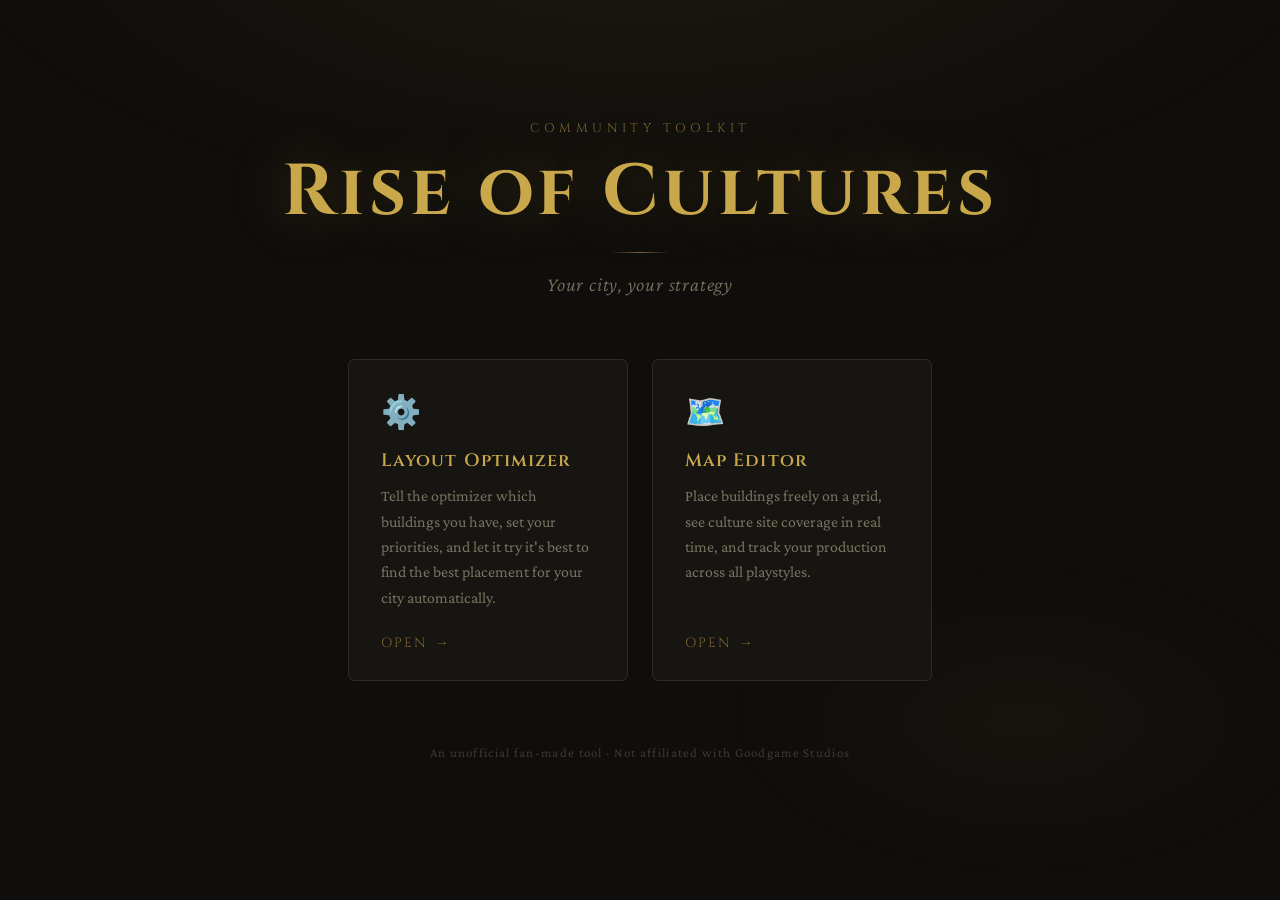
<file: index.html>
<!DOCTYPE html>
<html lang="en">
<head>
  <meta charset="UTF-8" />
  <meta name="viewport" content="width=device-width, initial-scale=1.0" />
  <title>Rise of Cultures — City Helper</title>
  <link rel="preconnect" href="https://fonts.googleapis.com" />
  <link href="https://fonts.googleapis.com/css2?family=Cinzel:wght@400;600;700&family=Crimson+Pro:ital,wght@0,300;0,400;0,600;1,300&display=swap" rel="stylesheet" />
  <style>
    :root {
      --bg:       #0f0e0c;
      --bg-card:  #161512;
      --border:   #2e2b24;
      --border-lit: #4a4535;
      --gold:     #c9a84c;
      --gold-dim: #7a6430;
      --gold-glow:rgba(201, 168, 76, 0.15);
      --text:     #e8e0cc;
      --text-dim: #7a7260;
      --text-muted: #3d3a30;
    }

    *, *::before, *::after { box-sizing: border-box; margin: 0; padding: 0; }

    html, body {
      min-height: 100vh;
      background: var(--bg);
      color: var(--text);
      font-family: 'Crimson Pro', Georgia, serif;
      font-size: 18px;
    }

    /* ── Subtle background texture ── */
    body::before {
      content: '';
      position: fixed;
      inset: 0;
      background:
        radial-gradient(ellipse 80% 50% at 50% -10%, rgba(201,168,76,0.07) 0%, transparent 70%),
        radial-gradient(ellipse 40% 30% at 80% 80%, rgba(201,168,76,0.04) 0%, transparent 60%);
      pointer-events: none;
      z-index: 0;
    }

    /* ── Layout ── */
    .page {
      position: relative;
      z-index: 1;
      min-height: 100vh;
      display: flex;
      flex-direction: column;
      align-items: center;
      justify-content: center;
      padding: 60px 24px 80px;
      gap: 64px;
    }

    /* ── Hero ── */
    .hero {
      text-align: center;
      display: flex;
      flex-direction: column;
      align-items: center;
      gap: 16px;
      animation: fadeUp 0.8s ease both;
    }

    .hero-eyebrow {
      font-family: 'Cinzel', serif;
      font-size: 0.7rem;
      letter-spacing: 0.35em;
      text-transform: uppercase;
      color: var(--gold-dim);
    }

    .hero-title {
      font-family: 'Cinzel', serif;
      font-size: clamp(2.4rem, 6vw, 4rem);
      font-weight: 700;
      color: var(--gold);
      letter-spacing: 0.06em;
      line-height: 1.1;
      text-shadow:
        0 0 60px rgba(201,168,76,0.3),
        0 0 120px rgba(201,168,76,0.1);
    }

    .hero-divider {
      width: 60px;
      height: 1px;
      background: linear-gradient(90deg, transparent, var(--gold-dim), transparent);
      margin: 4px auto;
    }

    .hero-subtitle {
      font-size: 1.1rem;
      color: var(--text-dim);
      font-weight: 300;
      letter-spacing: 0.04em;
      font-style: italic;
    }

    /* ── Cards ── */
    .cards {
      display: flex;
      gap: 24px;
      flex-wrap: wrap;
      justify-content: center;
      animation: fadeUp 0.8s 0.15s ease both;
    }

    .card {
      display: flex;
      flex-direction: column;
      background: var(--bg-card);
      border: 1px solid var(--border);
      border-radius: 6px;
      padding: 36px 32px 28px;
      width: 280px;
      text-decoration: none;
      color: inherit;
      position: relative;
      overflow: hidden;
      transition: border-color 0.25s, transform 0.25s, box-shadow 0.25s;
    }

    .card::before {
      content: '';
      position: absolute;
      inset: 0;
      background: radial-gradient(ellipse 80% 60% at 50% 0%, var(--gold-glow), transparent 70%);
      opacity: 0;
      transition: opacity 0.3s;
      pointer-events: none;
    }

    .card:hover {
      border-color: var(--gold-dim);
      transform: translateY(-4px);
      box-shadow: 0 12px 40px rgba(0,0,0,0.4), 0 0 0 1px rgba(201,168,76,0.1);
    }

    .card:hover::before { opacity: 1; }

    .card-icon {
      font-size: 1.8rem;
      margin-bottom: 20px;
      line-height: 1;
    }

    .card-title {
      font-family: 'Cinzel', serif;
      font-size: 1rem;
      font-weight: 600;
      color: var(--gold);
      letter-spacing: 0.06em;
      margin-bottom: 10px;
    }

    .card-desc {
      font-size: 0.88rem;
      color: var(--text-dim);
      line-height: 1.6;
      flex: 1;
    }

    .card-arrow {
      margin-top: 24px;
      font-size: 0.75rem;
      letter-spacing: 0.15em;
      text-transform: uppercase;
      color: var(--gold-dim);
      font-family: 'Cinzel', serif;
      display: flex;
      align-items: center;
      gap: 8px;
      transition: color 0.2s, gap 0.2s;
    }

    .card:hover .card-arrow {
      color: var(--gold);
      gap: 12px;
    }

    /* ── Footer ── */
    .footer {
      font-size: 0.72rem;
      color: var(--text-muted);
      letter-spacing: 0.1em;
      text-align: center;
      animation: fadeUp 0.8s 0.3s ease both;
    }

    /* ── Animation ── */
    @keyframes fadeUp {
      from { opacity: 0; transform: translateY(16px); }
      to   { opacity: 1; transform: translateY(0); }
    }
  </style>
</head>
<body>
  <div class="page">

    <div class="hero">
      <div class="hero-eyebrow">Community Toolkit</div>
      <h1 class="hero-title">Rise of Cultures</h1>
      <div class="hero-divider"></div>
      <p class="hero-subtitle">Your city, your strategy</p>
    </div>

    <div class="cards">

      <a class="card" href="optimizer.html">
        <div class="card-icon">⚙️</div>
        <div class="card-title">Layout Optimizer</div>
        <p class="card-desc">Tell the optimizer which buildings you have, set your priorities, and let it try it's best to find the best placement for your city automatically.</p>
        <div class="card-arrow">Open <span>→</span></div>
      </a>

      <a class="card" href="editor.html">
        <div class="card-icon">🗺️</div>
        <div class="card-title">Map Editor</div>
        <p class="card-desc">Place buildings freely on a grid, see culture site coverage in real time, and track your production across all playstyles.</p>
        <div class="card-arrow">Open <span>→</span></div>
      </a>

    </div>

    <div class="footer">An unofficial fan-made tool · Not affiliated with Goodgame Studios</div>

  </div>
</body>
</html>
</file>
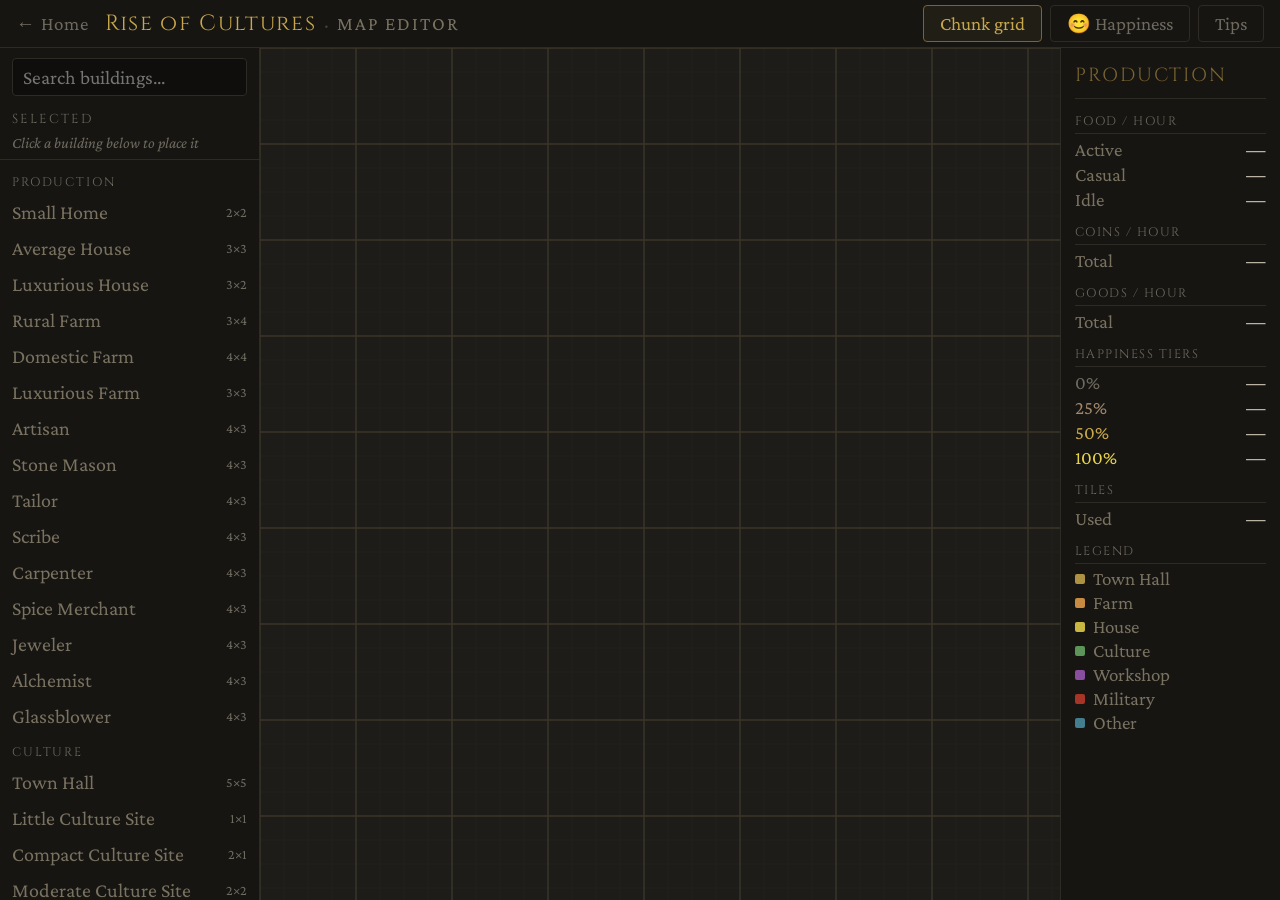
<file: editor.html>
<!DOCTYPE html>
<html lang="en">
<head>
  <meta charset="UTF-8" />
  <meta name="viewport" content="width=device-width, initial-scale=1.0" />
  <title>Rise of Cultures — Map Editor</title>
  <link rel="preconnect" href="https://fonts.googleapis.com" />
  <link href="https://fonts.googleapis.com/css2?family=Cinzel:wght@400;600&family=Crimson+Pro:ital,wght@0,300;0,400;1,300&display=swap" rel="stylesheet" />
  <link rel="stylesheet" href="editor.css" />
</head>
<body>

  <!-- Top bar -->
  <header class="editor-header">
    <a href="index.html" class="header-back">← Home</a>
    <div class="header-title">
      <span class="header-game">Rise of Cultures</span>
      <span class="header-sep">·</span>
      <span class="header-page">Map Editor</span>
    </div>
    <div class="header-toggles">
      <button class="hdr-toggle" id="toggle-chunks">Chunk grid</button>
      <button class="hdr-toggle" id="toggle-happiness">😊 Happiness</button>
      <button class="hdr-toggle" id="btn-tips">Tips</button>
    </div>
  </header>

  <div class="editor-layout">

    <!-- LEFT: building picker panel -->
    <aside class="editor-sidebar" id="editor-sidebar">
      <div class="sidebar-drag-handle" id="sidebar-handle"></div>

      <div class="sidebar-search">
        <input type="text" id="building-search" placeholder="Search buildings..." />
      </div>

      <div class="sidebar-section">
        <div class="sidebar-label">Selected</div>
        <div class="sidebar-selected-info" id="selected-info">Click a building below to place it</div>
        <div class="selected-building-card" id="selected-card" style="display:none">
          <div class="selected-card-name" id="selected-card-name"></div>
          <div class="selected-card-meta" id="selected-card-meta"></div>
          <div class="selected-card-controls">
            <label class="entry-label">Lv</label>
            <select class="entry-select" id="selected-level"></select>
            <button class="hdr-toggle" id="selected-rotate">↻ Rotate</button>
          </div>
        </div>
      </div>

      <div class="sidebar-groups" id="sidebar-groups">
        <!-- injected by JS -->
      </div>
    </aside>

    <!-- MIDDLE: canvas -->
    <main class="editor-canvas-wrapper">
      <canvas id="editor-canvas"></canvas>
    </main>

    <!-- RIGHT: production stats -->
    <aside class="editor-stats">
      <div class="stats-title">Production</div>

      <div class="stat-block">
        <div class="stat-block-label">Food / hour</div>
        <div class="stat-row">
          <span class="stat-name">Active</span>
          <span class="stat-value" id="e-food-active">—</span>
        </div>
        <div class="stat-row">
          <span class="stat-name">Casual</span>
          <span class="stat-value" id="e-food-casual">—</span>
        </div>
        <div class="stat-row">
          <span class="stat-name">Idle</span>
          <span class="stat-value" id="e-food-idle">—</span>
        </div>
      </div>

      <div class="stat-block">
        <div class="stat-block-label">Coins / hour</div>
        <div class="stat-row">
          <span class="stat-name">Total</span>
          <span class="stat-value" id="e-coins">—</span>
        </div>
      </div>

      <div class="stat-block">
        <div class="stat-block-label">Goods / hour</div>
        <div class="stat-row">
          <span class="stat-name">Total</span>
          <span class="stat-value" id="e-goods">—</span>
        </div>
      </div>

      <div class="stat-block">
        <div class="stat-block-label">Happiness tiers</div>
        <div class="stat-row">
          <span class="stat-name happiness-0">0%</span>
          <span class="stat-value" id="e-h0">—</span>
        </div>
        <div class="stat-row">
          <span class="stat-name happiness-25">25%</span>
          <span class="stat-value" id="e-h25">—</span>
        </div>
        <div class="stat-row">
          <span class="stat-name happiness-50">50%</span>
          <span class="stat-value" id="e-h50">—</span>
        </div>
        <div class="stat-row">
          <span class="stat-name happiness-100">100%</span>
          <span class="stat-value" id="e-h100">—</span>
        </div>
      </div>

      <div class="stat-block">
        <div class="stat-block-label">Tiles</div>
        <div class="stat-row">
          <span class="stat-name">Used</span>
          <span class="stat-value" id="e-tiles-used">—</span>
        </div>
      </div>

      <div class="stat-block">
        <div class="stat-block-label">Legend</div>
        <div class="legend-row"><span class="legend-swatch" style="background:#c9a84c"></span><span>Town Hall</span></div>
        <div class="legend-row"><span class="legend-swatch" style="background:#e8a04a"></span><span>Farm</span></div>
        <div class="legend-row"><span class="legend-swatch" style="background:#e8d44a"></span><span>House</span></div>
        <div class="legend-row"><span class="legend-swatch" style="background:#6aaa64"></span><span>Culture</span></div>
        <div class="legend-row"><span class="legend-swatch" style="background:#9b59b6"></span><span>Workshop</span></div>
        <div class="legend-row"><span class="legend-swatch" style="background:#c0392b"></span><span>Military</span></div>
        <div class="legend-row"><span class="legend-swatch" style="background:#4a90a4"></span><span>Other</span></div>
      </div>

    </aside>

  </div>

  <!-- Tips modal -->
  <div class="modal-backdrop" id="tips-backdrop" style="display:none">
    <div class="modal">
      <div class="modal-header">
        <span class="modal-title">How to use the Map Editor</span>
        <button class="modal-close" id="tips-close">✕</button>
      </div>
      <div class="modal-body">
        <div class="tip-group">
          <div class="tip-group-label">Placing buildings</div>
          <div class="tip-row"><span class="tip-key">Click</span><span>a building in the left panel to select it</span></div>
          <div class="tip-row"><span class="tip-key">Click canvas</span><span>to place the selected building</span></div>
          <div class="tip-row"><span class="tip-key">R</span><span>rotate the selected building before placing</span></div>
          <div class="tip-row"><span class="tip-key">Esc</span><span>deselect the current building</span></div>
        </div>
        <div class="tip-group">
          <div class="tip-group-label">Moving &amp; editing</div>
          <div class="tip-row"><span class="tip-key">Drag</span><span>a placed building to move it</span></div>
          <div class="tip-row"><span class="tip-key">Click</span><span>a placed building (without dragging) to rotate it</span></div>
          <div class="tip-row"><span class="tip-key">Right-click</span><span>a placed building to delete it</span></div>
        </div>
        <div class="tip-group">
          <div class="tip-group-label">Happiness</div>
          <div class="tip-row"><span class="tip-key">Toggle</span><span>Happiness in the header to show culture site ranges and boost %</span></div>
          <div class="tip-row"><span class="tip-key">Hover</span><span>a production building to see its happiness details</span></div>
        </div>
        <div class="tip-group">
          <div class="tip-group-label">Town Hall</div>
          <div class="tip-row"><span class="tip-key">Range &amp; pts</span><span>Set the Town Hall radius and culture points manually after placing</span></div>
        </div>
      </div>
    </div>
  </div>

  <!-- Happiness hover tooltip -->
  <div class="hap-tooltip" id="hap-tooltip" style="display:none"></div>

  <script src="js/editor.js"></script>
</body>
</html>
</file>
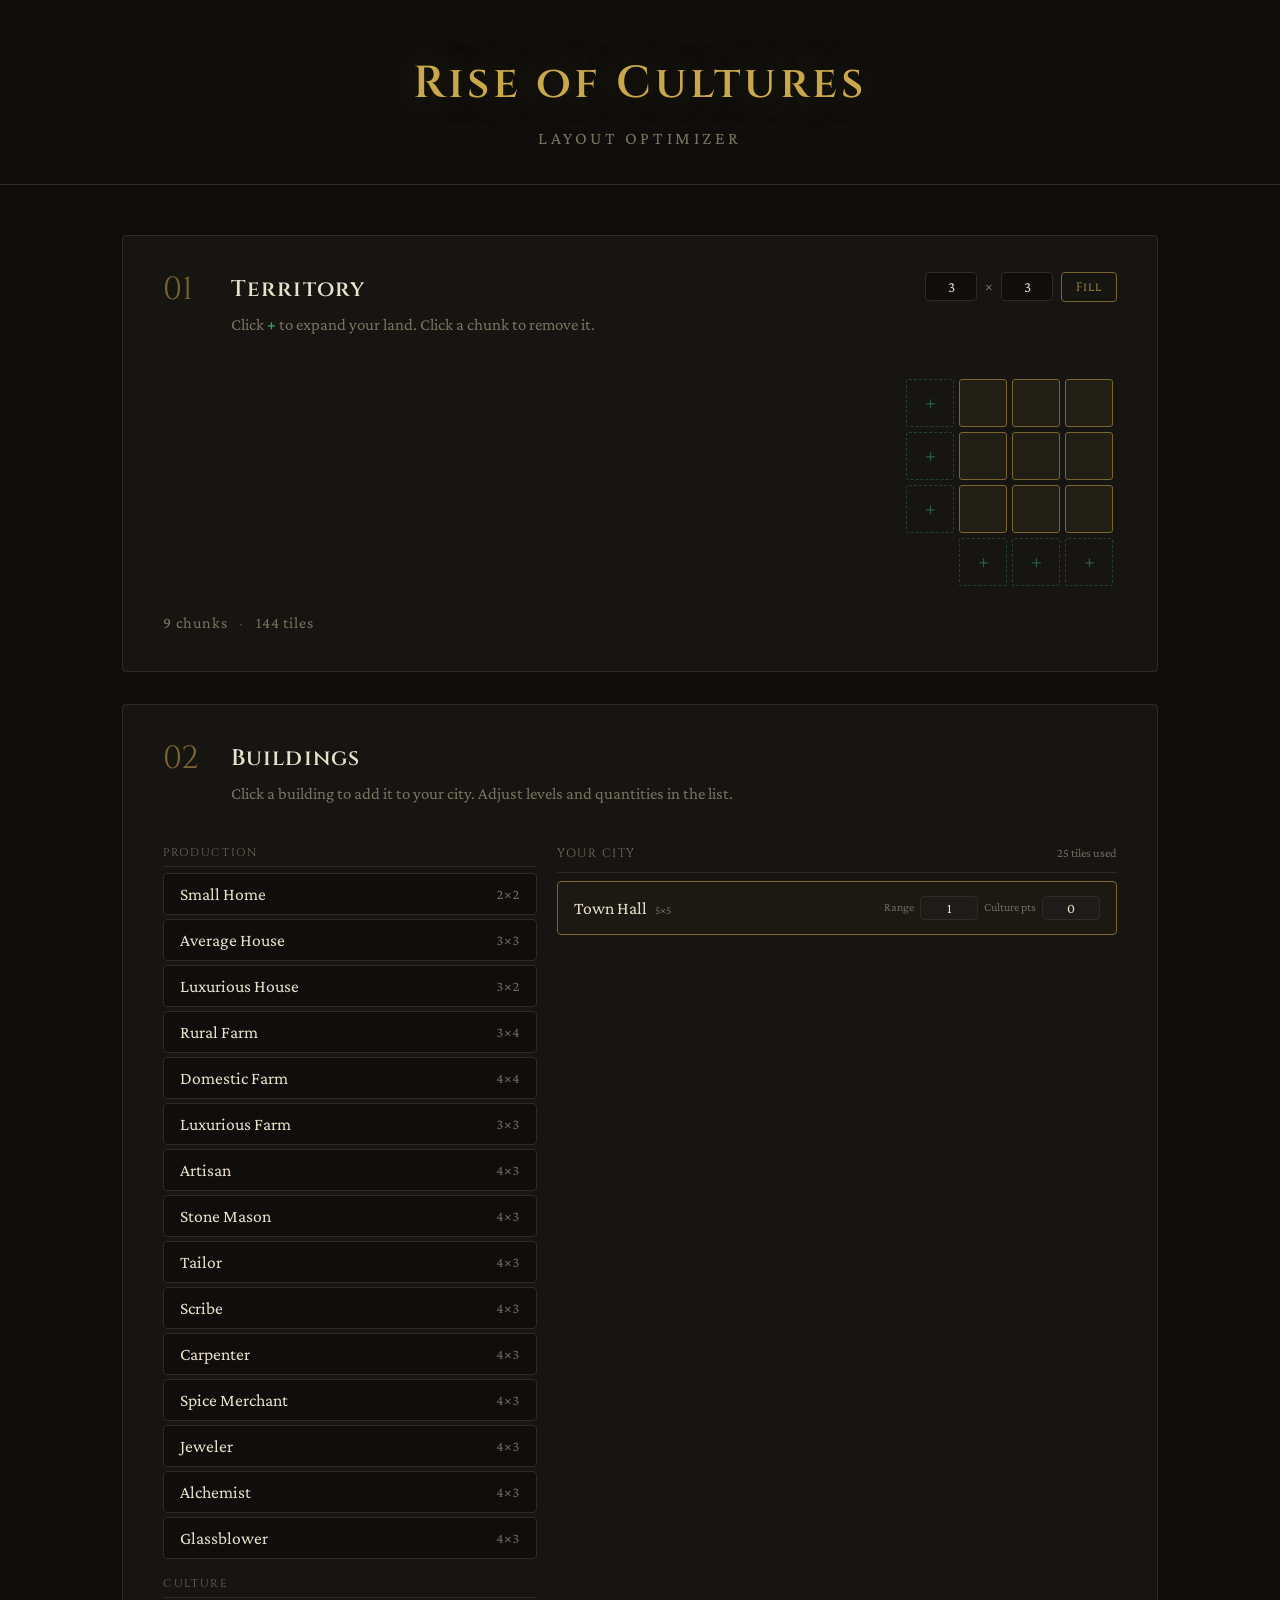
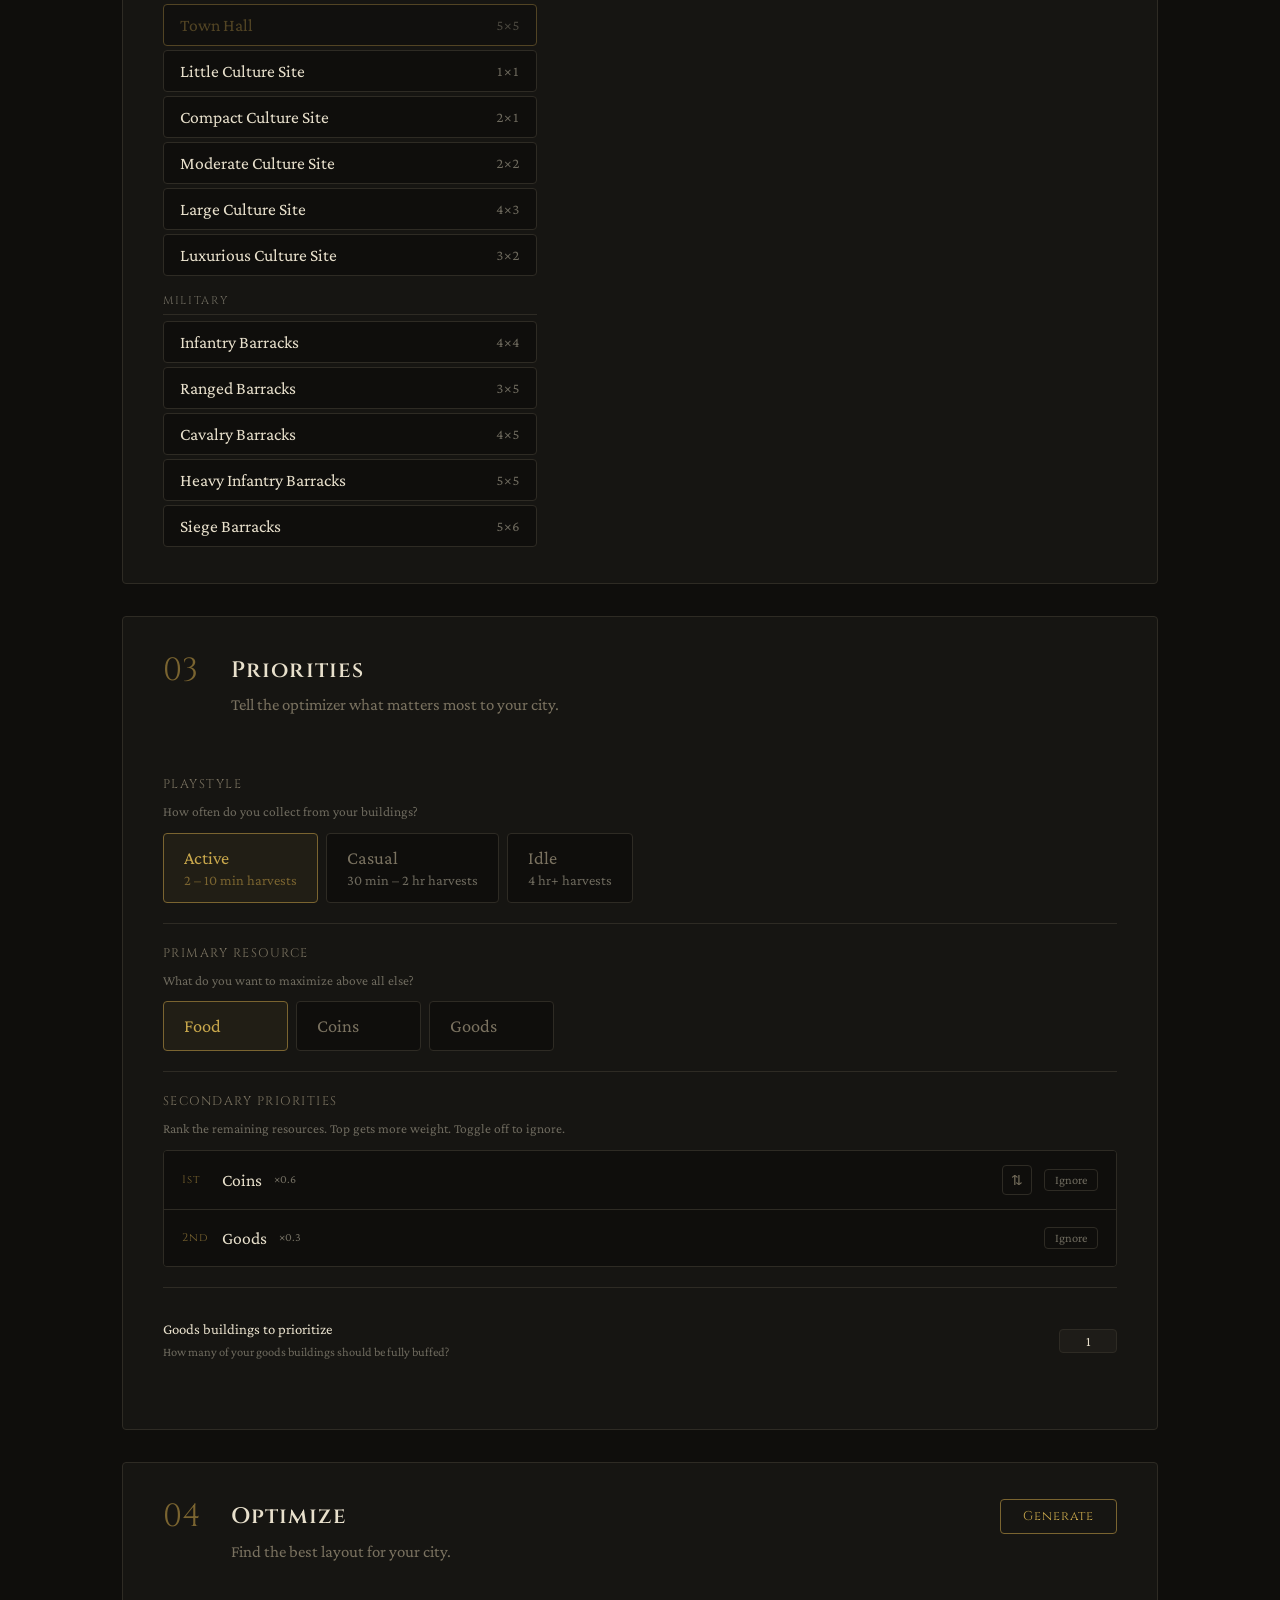
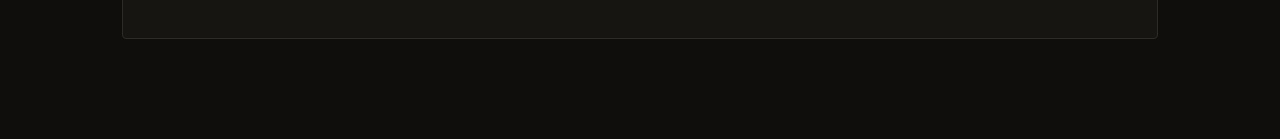
<file: optimizer.html>
<!DOCTYPE html>
<html lang="en">
<head>
  <meta charset="UTF-8" />
  <meta name="viewport" content="width=device-width, initial-scale=1.0" />
  <title>Rise of Cultures — Layout Optimizer</title>
  <link rel="preconnect" href="https://fonts.googleapis.com" />
  <link href="https://fonts.googleapis.com/css2?family=Cinzel:wght@400;600&family=Crimson+Pro:ital,wght@0,300;0,400;1,300&display=swap" rel="stylesheet" />
  <link rel="stylesheet" href="style.css" />
</head>
<body>

  <header>
    <h1>Rise of Cultures</h1>
    <p class="subtitle">Layout Optimizer</p>
  </header>

  <main>

    <!-- STEP 1: GRID SETUP -->
    <section class="step" id="step-grid">
      <div class="step-header">
        <span class="step-number">01</span>
        <div class="step-title-group">
          <h2>Territory</h2>
          <p class="step-desc">Click <span class="highlight">+</span> to expand your land. Click a chunk to remove it.</p>
        </div>
        <div class="grid-controls">
          <input type="number" id="quick-rows" min="3" max="10" value="3" />
          <span class="dim-sep">×</span>
          <input type="number" id="quick-cols" min="3" max="12" value="3" />
          <button id="quick-expand-btn">Fill</button>
        </div>
      </div>
      <div class="chunk-grid-wrapper">
        <div id="chunk-grid"></div>
      </div>
      <div class="grid-stats">
        <span id="chunk-count">9 chunks</span>
        <span class="stat-sep">·</span>
        <span id="tile-count">144 tiles</span>
      </div>
    </section>

    <!-- STEP 2: BUILDING SELECTION -->
    <section class="step" id="step-buildings">
      <div class="step-header">
        <span class="step-number">02</span>
        <div class="step-title-group">
          <h2>Buildings</h2>
          <p class="step-desc">Click a building to add it to your city. Adjust levels and quantities in the list.</p>
        </div>
      </div>
      <div class="buildings-layout">
        <div class="building-picker">
          <div class="picker-group" id="picker-production">
            <div class="picker-group-label">Production</div>
          </div>
          <div class="picker-group" id="picker-culture">
            <div class="picker-group-label">Culture</div>
          </div>
          <div class="picker-group" id="picker-military">
            <div class="picker-group-label">Military</div>
          </div>
          <div class="picker-group" id="picker-other">
            <div class="picker-group-label">Other</div>
          </div>
        </div>
        <div class="building-list-panel">
          <div class="building-list-header">
            <span class="building-list-title">Your City</span>
            <span id="building-tile-usage" class="building-tile-usage">0 tiles used</span>
          </div>
          <div id="building-list"></div>
        </div>
      </div>
    </section>

    <!-- STEP 3: PRIORITIES -->
    <section class="step" id="step-settings">
      <div class="step-header">
        <span class="step-number">03</span>
        <div class="step-title-group">
          <h2>Priorities</h2>
          <p class="step-desc">Tell the optimizer what matters most to your city.</p>
        </div>
      </div>

      <div class="priorities-layout">

        <!-- Playstyle -->
        <div class="prio-block">
          <div class="prio-label">Playstyle</div>
          <div class="prio-desc">How often do you collect from your buildings?</div>
          <div class="toggle-group" id="playstyle-group">
            <button class="toggle-btn active" data-value="active">
              <span class="toggle-btn-name">Active</span>
              <span class="toggle-btn-sub">2 – 10 min harvests</span>
            </button>
            <button class="toggle-btn" data-value="casual">
              <span class="toggle-btn-name">Casual</span>
              <span class="toggle-btn-sub">30 min – 2 hr harvests</span>
            </button>
            <button class="toggle-btn" data-value="idle">
              <span class="toggle-btn-name">Idle</span>
              <span class="toggle-btn-sub">4 hr+ harvests</span>
            </button>
          </div>
        </div>

        <div class="prio-divider"></div>

        <!-- Primary resource -->
        <div class="prio-block">
          <div class="prio-label">Primary Resource</div>
          <div class="prio-desc">What do you want to maximize above all else?</div>
          <div class="toggle-group" id="primary-group">
            <button class="toggle-btn active" data-value="food">
              <span class="toggle-btn-name">Food</span>
            </button>
            <button class="toggle-btn" data-value="coins">
              <span class="toggle-btn-name">Coins</span>
            </button>
            <button class="toggle-btn" data-value="goods">
              <span class="toggle-btn-name">Goods</span>
            </button>
          </div>
        </div>

        <div class="prio-divider"></div>

        <!-- Secondary ranking -->
        <div class="prio-block">
          <div class="prio-label">Secondary Priorities</div>
          <div class="prio-desc">Rank the remaining resources. Top gets more weight. Toggle off to ignore.</div>

          <div class="secondary-list" id="secondary-list">
            <!-- injected by JS -->
          </div>
        </div>

        <div class="prio-divider"></div>

        <!-- Extra options -->
        <div class="prio-block" id="extra-options">
          <!-- Goods count — shown when goods not ignored -->
          <div class="extra-row" id="goods-count-row">
            <div class="extra-row-info">
              <span class="extra-row-label">Goods buildings to prioritize</span>
              <span class="extra-row-desc">How many of your goods buildings should be fully buffed?</span>
            </div>
            <input type="number" class="entry-input-small" id="goods-count-input" min="1" max="20" value="1" />
          </div>

          <!-- Luxurious farm toggle — shown only if lux farm in list -->
          <div class="extra-row" id="lux-farm-row" style="display:none">
            <div class="extra-row-info">
              <span class="extra-row-label">Favor Luxurious Farm</span>
              <span class="extra-row-desc">Boost happiness priority for your Luxurious Farm.</span>
            </div>
            <button class="extra-toggle" id="lux-farm-toggle" data-active="false">Off</button>
          </div>
        </div>

      </div>
    </section>

    <!-- STEP 4: OPTIMIZE -->
    <section class="step" id="step-generate">
      <div class="step-header">
        <span class="step-number">04</span>
        <div class="step-title-group">
          <h2>Optimize</h2>
          <p class="step-desc">Find the best layout for your city.</p>
        </div>
        <button id="optimize-btn">Generate</button>
      </div>

      <!-- Progress -->
      <div id="optimize-progress" style="display:none">
        <div class="progress-bar"><div class="progress-fill" id="progress-fill"></div></div>
        <div class="progress-label" id="progress-label">Initializing...</div>
      </div>

      <!-- Results -->
      <div id="optimize-results" style="display:none">
        <div class="results-layout">

          <!-- Grid visualization -->
          <div class="result-grid-wrapper">
            <div id="result-grid"></div>
          </div>

          <!-- Stats panel -->
          <div class="result-stats">
            <div class="stat-block">
              <div class="stat-block-label">Production / hour</div>
              <div class="stat-row"><span class="stat-name">Food (active)</span><span class="stat-value" id="stat-food-active">—</span></div>
              <div class="stat-row"><span class="stat-name">Food (casual)</span><span class="stat-value" id="stat-food-casual">—</span></div>
              <div class="stat-row"><span class="stat-name">Food (idle)</span><span class="stat-value" id="stat-food-idle">—</span></div>
              <div class="stat-row"><span class="stat-name">Coins</span><span class="stat-value" id="stat-coins">—</span></div>
              <div class="stat-row"><span class="stat-name">Goods</span><span class="stat-value" id="stat-goods">—</span></div>
            </div>
            <div class="stat-block">
              <div class="stat-block-label">Tiles</div>
              <div class="stat-row"><span class="stat-name">Used</span><span class="stat-value" id="stat-tiles-used">—</span></div>
              <div class="stat-row"><span class="stat-name">Available</span><span class="stat-value" id="stat-tiles-avail">—</span></div>
            </div>
            <div class="stat-block">
              <div class="stat-block-label">Happiness tiers</div>
              <div class="stat-row"><span class="stat-name happiness-0">0% boost</span><span class="stat-value" id="stat-h0">—</span></div>
              <div class="stat-row"><span class="stat-name happiness-25">25% boost</span><span class="stat-value" id="stat-h25">—</span></div>
              <div class="stat-row"><span class="stat-name happiness-50">50% boost</span><span class="stat-value" id="stat-h50">—</span></div>
              <div class="stat-row"><span class="stat-name happiness-100">100% boost</span><span class="stat-value" id="stat-h100">—</span></div>
            </div>
            <div class="stat-block">
              <div class="stat-block-label">Legend</div>
              <div class="legend-row"><span class="legend-swatch" style="background:#c9a84c"></span><span>Town Hall</span></div>
              <div class="legend-row"><span class="legend-swatch" style="background:#e8a04a"></span><span>Farm</span></div>
              <div class="legend-row"><span class="legend-swatch" style="background:#e8d44a"></span><span>House</span></div>
              <div class="legend-row"><span class="legend-swatch" style="background:#6aaa64"></span><span>Culture</span></div>
              <div class="legend-row"><span class="legend-swatch" style="background:#9b59b6"></span><span>Workshop</span></div>
              <div class="legend-row"><span class="legend-swatch" style="background:#c0392b"></span><span>Military</span></div>
              <div class="legend-row"><span class="legend-swatch" style="background:#4a90a4"></span><span>Other</span></div>
            </div>
          </div>

        </div>
      </div>

    </section>

  </main>

  <script src="js/main.js"></script>
  <script src="js/buildings.js"></script>
  <script src="js/priorities.js"></script>
  <script src="js/renderer.js"></script>
  <script src="js/optimize.js"></script>
</body>
</html>
</file>
<file: editor.css>
/* ── Variables (same as optimizer) ────────────────────── */
:root {
  --bg:           #0f0e0c;
  --bg-section:   #161512;
  --bg-chunk:     #1e1c18;
  --border:       #2e2b24;
  --border-lit:   #4a4535;
  --gold:         #c9a84c;
  --gold-dim:     #7a6430;
  --text:         #e8e0cc;
  --text-dim:     #7a7260;
  --text-muted:   #6e6a5e;
  --plus-hover:   #3a9e6a;
  --danger-hover: #b03a3a;
  --radius:       4px;
  --sidebar-w:    260px;
  --stats-w:      220px;
  --header-h:     48px;
}

*, *::before, *::after { box-sizing: border-box; margin: 0; padding: 0; }

html, body {
  height: 100%;
  overflow: hidden;
  background: var(--bg);
  color: var(--text);
  font-family: 'Crimson Pro', Georgia, serif;
  font-size: 20px;
}

/* ── Header ────────────────────────────────────────────── */
.editor-header {
  height: var(--header-h);
  background: var(--bg-section);
  border-bottom: 1px solid var(--border);
  display: flex;
  align-items: center;
  padding: 0 16px;
  gap: 16px;
  flex-shrink: 0;
}

.header-back {
  color: var(--text-muted);
  text-decoration: none;
  font-size: 0.95rem;
  letter-spacing: 0.05em;
  transition: color 0.12s;
  white-space: nowrap;
}

.header-back:hover { color: var(--text-dim); }

.header-title {
  display: flex;
  align-items: center;
  gap: 8px;
  flex: 1;
}

.header-game {
  font-family: 'Cinzel', serif;
  font-size: 1.1rem;
  color: var(--gold);
  letter-spacing: 0.06em;
}

.header-sep { color: var(--border-lit); }

.header-page {
  font-size: 0.95rem;
  color: var(--text-dim);
  letter-spacing: 0.1em;
  text-transform: uppercase;
}

.header-toggles {
  display: flex;
  gap: 8px;
}

.hdr-toggle {
  background: transparent;
  border: 1px solid var(--border);
  border-radius: var(--radius);
  color: var(--text-muted);
  font-family: 'Crimson Pro', serif;
  font-size: 0.95rem;
  padding: 6px 16px;
  cursor: pointer;
  transition: border-color 0.12s, color 0.12s, background 0.12s;
  white-space: nowrap;
}

.hdr-toggle:hover {
  border-color: var(--border-lit);
  color: var(--text-dim);
}

.hdr-toggle.active {
  border-color: var(--gold-dim);
  color: var(--gold);
  background: rgba(201, 168, 76, 0.06);
}

/* ── Three-panel layout ────────────────────────────────── */
.editor-layout {
  display: flex;
  height: calc(100vh - var(--header-h));
  overflow: hidden;
}

/* ── Left sidebar ──────────────────────────────────────── */
.editor-sidebar {
  width: var(--sidebar-w);
  flex-shrink: 0;
  background: var(--bg-section);
  border-right: 1px solid var(--border);
  display: flex;
  flex-direction: column;
  overflow: hidden;
  position: relative;
  transition: width 0.2s;
}

.editor-sidebar.collapsed { width: 0; border-right: none; }

/* Drag handle — for future resizable sidebar */
.sidebar-drag-handle {
  position: absolute;
  right: 0;
  top: 0;
  bottom: 0;
  width: 4px;
  cursor: col-resize;
  z-index: 10;
}

.sidebar-drag-handle:hover { background: var(--border-lit); }

.sidebar-search {
  padding: 10px 12px 6px;
  flex-shrink: 0;
}

.sidebar-search input {
  width: 100%;
  background: var(--bg);
  border: 1px solid var(--border);
  border-radius: var(--radius);
  color: var(--text);
  font-family: 'Crimson Pro', serif;
  font-size: 0.98rem;
  padding: 7px 10px;
}

.sidebar-search input:focus {
  outline: none;
  border-color: var(--gold-dim);
}

.sidebar-section {
  padding: 8px 12px;
  border-bottom: 1px solid var(--border);
  flex-shrink: 0;
}

.sidebar-label {
  font-family: 'Cinzel', serif;
  font-size: 0.65rem;
  letter-spacing: 0.15em;
  text-transform: uppercase;
  color: var(--text-muted);
  margin-bottom: 6px;
}

.sidebar-selected-info {
  font-size: 0.78rem;
  color: var(--text-muted);
  font-style: italic;
}

.selected-building-card {
  display: flex;
  flex-direction: column;
  gap: 6px;
}

.selected-card-name {
  font-size: 1.1rem;
  color: var(--text);
}

.selected-card-meta {
  font-size: 0.72rem;
  color: var(--text-muted);
}

.selected-card-controls {
  display: flex;
  align-items: center;
  gap: 6px;
  flex-wrap: wrap;
}

.entry-label {
  font-size: 0.72rem;
  color: var(--text-muted);
}

.entry-select {
  background: var(--bg-chunk);
  border: 1px solid var(--border);
  border-radius: var(--radius);
  color: var(--text);
  font-family: 'Crimson Pro', serif;
  font-size: 0.82rem;
  padding: 3px 6px;
  width: 52px;
  text-align: center;
  cursor: pointer;
}

.entry-select:focus { outline: none; border-color: var(--gold-dim); }

/* ── Sidebar building groups ───────────────────────────── */
.sidebar-groups {
  flex: 1;
  overflow-y: auto;
  padding: 8px 0 16px;
}

.sidebar-groups::-webkit-scrollbar { width: 4px; }
.sidebar-groups::-webkit-scrollbar-track { background: transparent; }
.sidebar-groups::-webkit-scrollbar-thumb { background: var(--border); border-radius: 2px; }

.sb-group { margin-bottom: 4px; }

.sb-group-label {
  font-family: 'Cinzel', serif;
  font-size: 0.62rem;
  letter-spacing: 0.15em;
  text-transform: uppercase;
  color: var(--text-muted);
  padding: 6px 12px 3px;
}

.sb-btn {
  display: flex;
  align-items: center;
  justify-content: space-between;
  width: 100%;
  background: transparent;
  border: none;
  border-radius: 0;
  color: var(--text-dim);
  font-family: 'Crimson Pro', serif;
  font-size: 1rem;
  padding: 7px 12px;
  cursor: pointer;
  text-align: left;
  gap: 6px;
  transition: background 0.1s, color 0.1s;
}

.sb-btn:hover {
  background: var(--bg-chunk);
  color: var(--text);
}

.sb-btn.selected {
  background: rgba(201, 168, 76, 0.08);
  color: var(--gold);
}

.sb-btn-size {
  font-size: 0.7rem;
  color: var(--text-muted);
  white-space: nowrap;
  flex-shrink: 0;
}

/* ── Canvas area ───────────────────────────────────────── */
.editor-canvas-wrapper {
  flex: 1;
  overflow: auto;
  background: var(--bg);
  position: relative;
  cursor: crosshair;
}

#editor-canvas {
  display: block;
  image-rendering: pixelated;
}

/* ── Right stats panel ─────────────────────────────────── */
.editor-stats {
  width: var(--stats-w);
  flex-shrink: 0;
  background: var(--bg-section);
  border-left: 1px solid var(--border);
  overflow-y: auto;
  padding: 14px 14px 24px;
  display: flex;
  flex-direction: column;
  gap: 14px;
}

.editor-stats::-webkit-scrollbar { width: 4px; }
.editor-stats::-webkit-scrollbar-thumb { background: var(--border); border-radius: 2px; }

.stats-title {
  font-family: 'Cinzel', serif;
  font-size: 0.95rem;
  letter-spacing: 0.1em;
  color: var(--gold-dim);
  text-transform: uppercase;
  padding-bottom: 10px;
  border-bottom: 1px solid var(--border);
}

.stat-block {
  display: flex;
  flex-direction: column;
  gap: 3px;
}

.stat-block-label {
  font-family: 'Cinzel', serif;
  font-size: 0.62rem;
  letter-spacing: 0.12em;
  text-transform: uppercase;
  color: var(--text-muted);
  padding-bottom: 3px;
  border-bottom: 1px solid var(--border);
  margin-bottom: 1px;
}

.stat-row {
  display: flex;
  justify-content: space-between;
  align-items: baseline;
  gap: 6px;
}

.stat-name { font-size: 0.95rem; color: var(--text-dim); }
.stat-value { font-size: 1rem; color: var(--text); font-variant-numeric: tabular-nums; }

.happiness-0   { color: var(--text-muted); }
.happiness-25  { color: #a0866a; }
.happiness-50  { color: #c9a84c; }
.happiness-100 { color: #e8d44a; }

.legend-row {
  display: flex;
  align-items: center;
  gap: 8px;
  font-size: 0.95rem;
  color: var(--text-dim);
}

.legend-swatch {
  width: 10px;
  height: 10px;
  border-radius: 2px;
  flex-shrink: 0;
  opacity: 0.85;
}

/* ── Tips modal ────────────────────────────────────────── */
.modal-backdrop {
  position: fixed;
  inset: 0;
  background: rgba(0,0,0,0.6);
  z-index: 100;
  display: flex;
  align-items: center;
  justify-content: center;
}

.modal {
  background: var(--bg-section);
  border: 1px solid var(--border-lit);
  border-radius: 6px;
  width: 520px;
  max-width: 90vw;
  max-height: 80vh;
  display: flex;
  flex-direction: column;
  overflow: hidden;
}

.modal-header {
  display: flex;
  align-items: center;
  justify-content: space-between;
  padding: 14px 18px;
  border-bottom: 1px solid var(--border);
}

.modal-title {
  font-family: 'Cinzel', serif;
  font-size: 0.85rem;
  letter-spacing: 0.08em;
  color: var(--gold);
}

.modal-close {
  background: transparent;
  border: none;
  color: var(--text-muted);
  font-size: 0.85rem;
  cursor: pointer;
  padding: 2px 6px;
  transition: color 0.12s;
}

.modal-close:hover { color: var(--text); }

.modal-body {
  overflow-y: auto;
  padding: 16px 18px 20px;
  display: flex;
  flex-direction: column;
  gap: 16px;
}

.tip-group {
  display: flex;
  flex-direction: column;
  gap: 6px;
}

.tip-group-label {
  font-family: 'Cinzel', serif;
  font-size: 0.65rem;
  letter-spacing: 0.15em;
  text-transform: uppercase;
  color: var(--text-muted);
  padding-bottom: 4px;
  border-bottom: 1px solid var(--border);
}

.tip-row {
  display: flex;
  align-items: baseline;
  gap: 12px;
  font-size: 1rem;
  color: var(--text-dim);
}

.tip-key {
  background: var(--bg-chunk);
  border: 1px solid var(--border-lit);
  border-radius: 3px;
  color: var(--gold-dim);
  font-family: 'Cinzel', serif;
  font-size: 0.65rem;
  letter-spacing: 0.05em;
  padding: 1px 6px;
  white-space: nowrap;
  flex-shrink: 0;
  min-width: 70px;
  text-align: center;
}

/* ── Happiness hover tooltip ───────────────────────────── */
.hap-tooltip {
  position: fixed;
  background: var(--bg-section);
  border: 1px solid var(--border-lit);
  border-radius: 4px;
  padding: 10px 14px;
  font-size: 0.95rem;
  color: var(--text);
  pointer-events: none;
  z-index: 50;
  max-width: 240px;
  line-height: 1.6;
  box-shadow: 0 4px 16px rgba(0,0,0,0.4);
}
</file>
<file: style.css>
/* ── Variables ─────────────────────────────────────────── */
:root {
  --bg:         #0f0e0c;
  --bg-section: #161512;
  --bg-chunk:   #1e1c18;
  --border:     #2e2b24;
  --border-lit: #4a4535;
  --gold:       #c9a84c;
  --gold-dim:   #7a6430;
  --text:       #e8e0cc;
  --text-dim:   #7a7260;
  --text-muted: #6e6a5e;
  --plus:       #2a6e4a;
  --plus-hover: #3a9e6a;
  --danger:     #7a2a2a;
  --danger-hover: #b03a3a;
  --chunk-size: 48px;
  --radius:     4px;
}

/* ── Reset ─────────────────────────────────────────────── */
*, *::before, *::after { box-sizing: border-box; margin: 0; padding: 0; }

body {
  background: var(--bg);
  color: var(--text);
  font-family: 'Crimson Pro', Georgia, serif;
  font-size: 24px;
  line-height: 1.6;
  min-height: 100vh;
}

/* ── Header ────────────────────────────────────────────── */
header {
  text-align: center;
  padding: 48px 24px 32px;
  border-bottom: 1px solid var(--border);
}

header h1 {
  font-family: 'Cinzel', serif;
  font-size: 2.8rem;
  font-weight: 600;
  color: var(--gold);
  letter-spacing: 0.08em;
  text-shadow: 0 0 40px rgba(201, 168, 76, 0.25);
}

.subtitle {
  font-size: 1.1rem;
  color: var(--text-dim);
  letter-spacing: 0.2em;
  text-transform: uppercase;
  margin-top: 4px;
}

/* ── Main layout ───────────────────────────────────────── */
main {
  max-width: 1100px;
  margin: 0 auto;
  padding: 50px 32px 100px;
  display: flex;
  flex-direction: column;
  gap: 32px;
}

/* ── Step sections ─────────────────────────────────────── */
.step {
  background: var(--bg-section);
  border: 1px solid var(--border);
  border-radius: var(--radius);
  padding: 36px 40px;
  transition: border-color 0.2s;
}

.step:not(.disabled):hover {
  border-color: var(--border-lit);
}

.step.disabled {
  opacity: 0.4;
  pointer-events: none;
}

.step-header {
  display: flex;
  align-items: flex-start;
  gap: 24px;
  margin-bottom: 36px;
}

.step-number {
  font-family: 'Cinzel', serif;
  font-size: 2rem;
  color: var(--gold-dim);
  line-height: 1;
  min-width: 44px;
  padding-top: 2px;
}

.step-title-group { flex: 1; }

.step-title-group h2 {
  font-family: 'Cinzel', serif;
  font-size: 1.4rem;
  font-weight: 600;
  color: var(--text);
  letter-spacing: 0.05em;
}

.step-desc {
  font-size: 1.05rem;
  color: var(--text-dim);
  margin-top: 4px;
}

.highlight { color: var(--plus-hover); font-weight: 600; }

/* ── Grid controls ─────────────────────────────────────── */
.grid-controls {
  display: flex;
  align-items: center;
  gap: 8px;
  margin-left: auto;
}

.grid-controls input[type="number"] {
  width: 52px;
  background: var(--bg);
  border: 1px solid var(--border);
  border-radius: var(--radius);
  color: var(--text);
  font-family: 'Crimson Pro', serif;
  font-size: 0.95rem;
  padding: 5px 8px;
  text-align: center;
  appearance: textfield;
  -moz-appearance: textfield;
}

.grid-controls input[type="number"]::-webkit-inner-spin-button,
.grid-controls input[type="number"]::-webkit-outer-spin-button { -webkit-appearance: none; }

.grid-controls input:focus {
  outline: none;
  border-color: var(--gold-dim);
}

.dim-sep { color: var(--text-dim); font-size: 0.9rem; }

#quick-expand-btn {
  background: transparent;
  border: 1px solid var(--gold-dim);
  border-radius: var(--radius);
  color: var(--gold);
  font-family: 'Cinzel', serif;
  font-size: 0.75rem;
  letter-spacing: 0.08em;
  padding: 6px 14px;
  cursor: pointer;
  transition: background 0.15s, border-color 0.15s;
}

#quick-expand-btn:hover {
  background: rgba(201, 168, 76, 0.08);
  border-color: var(--gold);
}

/* ── Chunk grid wrapper ─────────────────────────────────── */
.chunk-grid-wrapper {
  overflow: auto;
  padding: 4px;
  display: flex;
  justify-content: flex-end;
}

#chunk-grid {
  display: grid;
  gap: 5px;
  width: fit-content;
}

/* ── Individual cells ──────────────────────────────────── */
.cell {
  width: var(--chunk-size);
  height: var(--chunk-size);
  border-radius: 3px;
  display: flex;
  align-items: center;
  justify-content: center;
  position: relative;
  transition: background 0.12s, border-color 0.12s;
}

.cell.unlocked {
  background: var(--bg-chunk);
  border: 1px solid var(--border-lit);
  cursor: pointer;
}

.cell.unlocked:hover {
  background: #2a2720;
  border-color: var(--danger);
}

.cell.start {
  background: rgba(201, 168, 76, 0.06);
  border: 1px solid var(--gold-dim);
  cursor: default;
}

.cell.start:hover {
  background: rgba(201, 168, 76, 0.06);
  border-color: var(--gold-dim);
}

.cell.empty {
  background: transparent;
  border: none;
}

.cell.addable {
  background: transparent;
  border: 1px dashed var(--plus);
  cursor: pointer;
  opacity: 0.5;
  transition: opacity 0.12s, border-color 0.12s, background 0.12s;
}

.cell.addable:hover {
  opacity: 1;
  border-color: var(--plus-hover);
  background: rgba(58, 158, 106, 0.08);
}

.cell.addable .cell-icon {
  color: var(--plus-hover);
  font-size: 1.3rem;
  line-height: 1;
  pointer-events: none;
}

.cell.unlocked .cell-icon {
  color: var(--text-muted);
  font-size: 0.75rem;
  opacity: 0;
  transition: opacity 0.12s, color 0.12s;
  pointer-events: none;
}

.cell.unlocked:hover .cell-icon {
  opacity: 1;
  color: var(--danger-hover);
}

/* ── Grid stats ────────────────────────────────────────── */
.grid-stats {
  margin-top: 20px;
  font-size: 1rem;
  color: var(--text-dim);
  letter-spacing: 0.05em;
  display: flex;
  gap: 12px;
}

.stat-sep { color: var(--border-lit); }

/* ── Coming soon placeholder ───────────────────────────── */
.coming-soon {
  font-size: 0.82rem;
  color: var(--text-muted);
  letter-spacing: 0.15em;
  text-transform: uppercase;
  text-align: center;
  padding: 12px 0;
}

/* ═══════════════════════════════════════════════════════ */
/* STEP 2 — BUILDINGS                                      */
/* ═══════════════════════════════════════════════════════ */

.buildings-layout {
  display: grid;
  grid-template-columns: 2fr 3fr;
  gap: 20px;
  align-items: start;
}

@media (max-width: 640px) {
  .buildings-layout { grid-template-columns: 1fr; }
}

/* ── Picker panel ──────────────────────────────────────── */
.building-picker {
  display: flex;
  flex-direction: column;
  gap: 16px;
}

.picker-group {
  display: flex;
  flex-direction: column;
  gap: 4px;
}

.picker-group-label {
  font-family: 'Cinzel', serif;
  font-size: 0.7rem;
  letter-spacing: 0.15em;
  text-transform: uppercase;
  color: var(--text-muted);
  padding-bottom: 4px;
  border-bottom: 1px solid var(--border);
  margin-bottom: 2px;
}

.picker-btn {
  display: flex;
  align-items: center;
  justify-content: space-between;
  background: var(--bg);
  border: 1px solid var(--border);
  border-radius: var(--radius);
  color: var(--text);
  font-family: 'Crimson Pro', serif;
  font-size: 1.1rem;
  padding: 10px 16px;
  cursor: pointer;
  text-align: left;
  transition: background 0.12s, border-color 0.12s;
  gap: 8px;
}

.picker-btn:hover {
  background: var(--bg-chunk);
  border-color: var(--border-lit);
}

.picker-btn:active {
  border-color: var(--gold-dim);
}

.picker-btn--pinned {
  border-color: var(--gold-dim);
  color: var(--gold-dim);
  cursor: default;
  opacity: 0.6;
}

.picker-btn--pinned:hover {
  background: var(--bg);
  border-color: var(--gold-dim);
}

.picker-btn-name { flex: 1; }

.picker-btn-size {
  font-size: 0.9rem;
  color: var(--text-muted);
  font-variant-numeric: tabular-nums;
  white-space: nowrap;
}

/* ── List panel ────────────────────────────────────────── */
.building-list-panel {
  display: flex;
  flex-direction: column;
  gap: 8px;
}

.building-list-header {
  display: flex;
  align-items: baseline;
  justify-content: space-between;
  padding-bottom: 8px;
  border-bottom: 1px solid var(--border);
}

.building-list-title {
  font-family: 'Cinzel', serif;
  font-size: 0.75rem;
  letter-spacing: 0.12em;
  text-transform: uppercase;
  color: var(--text-dim);
}

.building-tile-usage {
  font-size: 0.78rem;
  color: var(--text-muted);
}

.list-empty {
  font-size: 0.82rem;
  color: var(--text-muted);
  text-align: center;
  padding: 16px 0;
  letter-spacing: 0.05em;
}

/* ── Individual building entry ─────────────────────────── */
.building-entry {
  display: flex;
  align-items: center;
  gap: 12px;
  padding: 12px 16px;
  background: var(--bg);
  border: 1px solid var(--border);
  border-radius: var(--radius);
  transition: border-color 0.12s;
}

.building-entry:hover {
  border-color: var(--border-lit);
}

.building-entry--pinned {
  border-color: var(--gold-dim);
  background: rgba(201, 168, 76, 0.03);
}

.building-entry--pinned:hover {
  border-color: var(--gold-dim);
}

.entry-info {
  display: flex;
  align-items: baseline;
  gap: 8px;
  flex: 1;
  min-width: 0;
}

.entry-name {
  font-size: 1.1rem;
  white-space: nowrap;
  overflow: hidden;
  text-overflow: ellipsis;
}

.entry-size {
  font-size: 0.72rem;
  color: var(--text-muted);
  white-space: nowrap;
}

.entry-controls {
  display: flex;
  align-items: center;
  gap: 6px;
  flex-shrink: 0;
}

.entry-label {
  font-size: 0.75rem;
  color: var(--text-muted);
  white-space: nowrap;
}

.entry-select,
.entry-input-small {
  background: var(--bg-chunk);
  border: 1px solid var(--border);
  border-radius: var(--radius);
  color: var(--text);
  font-family: 'Crimson Pro', serif;
  font-size: 0.88rem;
  padding: 3px 6px;
  text-align: center;
  cursor: pointer;
}

.entry-select { width: 52px; }
.entry-input-small {
  width: 58px;
  appearance: textfield;
  -moz-appearance: textfield;
}

.entry-input-small::-webkit-inner-spin-button,
.entry-input-small::-webkit-outer-spin-button { -webkit-appearance: none; }

.entry-select:focus,
.entry-input-small:focus {
  outline: none;
  border-color: var(--gold-dim);
}

.entry-remove {
  background: transparent;
  border: 1px solid transparent;
  border-radius: var(--radius);
  color: var(--text-muted);
  font-size: 0.75rem;
  width: 26px;
  height: 26px;
  display: flex;
  align-items: center;
  justify-content: center;
  cursor: pointer;
  transition: color 0.12s, border-color 0.12s;
  flex-shrink: 0;
}

.entry-remove:hover {
  color: var(--danger-hover);
  border-color: var(--danger);
}

/* ═══════════════════════════════════════════════════════ */
/* STEP 3 — PRIORITIES                                     */
/* ═══════════════════════════════════════════════════════ */

.priorities-layout {
  display: flex;
  flex-direction: column;
  gap: 0;
}

.prio-block {
  padding: 20px 0;
  display: flex;
  flex-direction: column;
  gap: 10px;
}

.prio-divider {
  height: 1px;
  background: var(--border);
}

.prio-label {
  font-family: 'Cinzel', serif;
  font-size: 0.78rem;
  letter-spacing: 0.12em;
  text-transform: uppercase;
  color: var(--text-dim);
}

.prio-desc {
  font-size: 0.84rem;
  color: var(--text-muted);
  margin-top: -4px;
}

/* ── Toggle group (playstyle / primary) ────────────────── */
.toggle-group {
  display: flex;
  gap: 8px;
  flex-wrap: wrap;
}

.toggle-btn {
  display: flex;
  flex-direction: column;
  align-items: flex-start;
  background: var(--bg);
  border: 1px solid var(--border);
  border-radius: var(--radius);
  color: var(--text-dim);
  font-family: 'Crimson Pro', serif;
  padding: 14px 20px;
  cursor: pointer;
  transition: background 0.12s, border-color 0.12s, color 0.12s;
  min-width: 125px;
}

.toggle-btn:hover {
  border-color: var(--border-lit);
  color: var(--text);
}

.toggle-btn.active {
  border-color: var(--gold-dim);
  background: rgba(201, 168, 76, 0.06);
  color: var(--gold);
}

.toggle-btn-name {
  font-size: 1.15rem;
  font-weight: 400;
}

.toggle-btn-sub {
  font-size: 0.9rem;
  color: var(--text-muted);
  margin-top: 4px;
}

.toggle-btn.active .toggle-btn-sub {
  color: var(--gold-dim);
}

/* ── Secondary priority list ───────────────────────────── */
.secondary-list {
  display: flex;
  flex-direction: column;
  gap: 0;
  border: 1px solid var(--border);
  border-radius: var(--radius);
  overflow: hidden;
}

.secondary-row {
  display: flex;
  align-items: center;
  gap: 12px;
  padding: 14px 18px;
  background: var(--bg);
  transition: background 0.12s;
}

.secondary-row--ignored {
  opacity: 0.45;
}

.secondary-divider {
  height: 1px;
  background: var(--border);
}

.secondary-rank {
  font-family: 'Cinzel', serif;
  font-size: 0.7rem;
  letter-spacing: 0.1em;
  color: var(--gold-dim);
  min-width: 28px;
}

.secondary-name {
  font-size: 1.1rem;
  color: var(--text);
}

.secondary-weight {
  font-size: 0.75rem;
  color: var(--text-muted);
  min-width: 30px;
}

.secondary-swap {
  background: transparent;
  border: 1px solid var(--border);
  border-radius: var(--radius);
  color: var(--text-dim);
  font-size: 0.85rem;
  width: 30px;
  height: 30px;
  display: flex;
  align-items: center;
  justify-content: center;
  cursor: pointer;
  transition: border-color 0.12s, color 0.12s;
}

.secondary-swap:hover {
  border-color: var(--gold-dim);
  color: var(--gold);
}

.secondary-ignore {
  background: transparent;
  border: 1px solid var(--border);
  border-radius: var(--radius);
  color: var(--text-muted);
  font-family: 'Crimson Pro', serif;
  font-size: 0.78rem;
  padding: 3px 10px;
  cursor: pointer;
  transition: border-color 0.12s, color 0.12s, background 0.12s;
  white-space: nowrap;
}

.secondary-ignore:hover {
  border-color: var(--border-lit);
  color: var(--text-dim);
}

.secondary-ignore--active {
  border-color: var(--danger);
  color: var(--danger-hover);
}

.secondary-ignore--active:hover {
  background: rgba(122, 42, 42, 0.1);
}

/* ── Extra options ─────────────────────────────────────── */
.extra-row {
  display: flex;
  align-items: center;
  gap: 16px;
  padding: 10px 0;
}

.extra-row + .extra-row {
  border-top: 1px solid var(--border);
}

.extra-row-info {
  display: flex;
  flex-direction: column;
  flex: 1;
  gap: 2px;
}

.extra-row-label {
  font-size: 0.92rem;
  color: var(--text);
}

.extra-row-desc {
  font-size: 0.78rem;
  color: var(--text-muted);
}

.extra-toggle {
  background: transparent;
  border: 1px solid var(--border);
  border-radius: var(--radius);
  color: var(--text-muted);
  font-family: 'Crimson Pro', serif;
  font-size: 0.88rem;
  padding: 5px 18px;
  cursor: pointer;
  transition: border-color 0.12s, color 0.12s, background 0.12s;
  min-width: 60px;
}

.extra-toggle:hover {
  border-color: var(--border-lit);
  color: var(--text);
}

.extra-toggle--active {
  border-color: var(--plus-hover);
  color: var(--plus-hover);
  background: rgba(58, 158, 106, 0.08);
}

/* ═══════════════════════════════════════════════════════ */
/* STEP 4 — OPTIMIZE                                       */
/* ═══════════════════════════════════════════════════════ */

#optimize-btn {
  margin-left: auto;
  background: transparent;
  border: 1px solid var(--gold-dim);
  border-radius: var(--radius);
  color: var(--gold);
  font-family: 'Cinzel', serif;
  font-size: 0.8rem;
  letter-spacing: 0.08em;
  padding: 8px 22px;
  cursor: pointer;
  transition: background 0.15s, border-color 0.15s;
}

#optimize-btn:hover {
  background: rgba(201, 168, 76, 0.08);
  border-color: var(--gold);
}

#optimize-btn:disabled {
  opacity: 0.4;
  cursor: default;
}

/* ── Progress ──────────────────────────────────────────── */
#optimize-progress {
  margin-bottom: 20px;
}

.progress-bar {
  height: 4px;
  background: var(--border);
  border-radius: 2px;
  overflow: hidden;
  margin-bottom: 8px;
}

.progress-fill {
  height: 100%;
  background: var(--gold-dim);
  border-radius: 2px;
  width: 0%;
  transition: width 0.3s ease;
}

.progress-label {
  font-size: 0.8rem;
  color: var(--text-muted);
  letter-spacing: 0.08em;
}

/* ── Results layout ────────────────────────────────────── */
.results-layout {
  display: grid;
  grid-template-columns: 1fr 220px;
  gap: 24px;
  align-items: start;
}

@media (max-width: 700px) {
  .results-layout { grid-template-columns: 1fr; }
}

/* ── Result grid ───────────────────────────────────────── */
.result-grid-wrapper {
  overflow: auto;
  background: var(--bg);
  border: 1px solid var(--border);
  border-radius: var(--radius);
  padding: 8px;
}

/* ── Stats panel ───────────────────────────────────────── */
.result-stats {
  display: flex;
  flex-direction: column;
  gap: 16px;
}

.stat-block {
  display: flex;
  flex-direction: column;
  gap: 4px;
}

.stat-block-label {
  font-family: 'Cinzel', serif;
  font-size: 0.68rem;
  letter-spacing: 0.12em;
  text-transform: uppercase;
  color: var(--text-muted);
  padding-bottom: 4px;
  border-bottom: 1px solid var(--border);
  margin-bottom: 2px;
}

.stat-row {
  display: flex;
  justify-content: space-between;
  align-items: baseline;
  gap: 8px;
}

.stat-name {
  font-size: 1rem;
  color: var(--text-dim);
}

.stat-value {
  font-size: 1.1rem;
  color: var(--text);
  font-variant-numeric: tabular-nums;
}

.happiness-0   { color: var(--text-muted); }
.happiness-25  { color: #a0866a; }
.happiness-50  { color: #c9a84c; }
.happiness-100 { color: #e8d44a; }

/* ── Legend ────────────────────────────────────────────── */
.legend-row {
  display: flex;
  align-items: center;
  gap: 10px;
  font-size: 1rem;
  color: var(--text-dim);
}

.legend-swatch {
  width: 12px;
  height: 12px;
  border-radius: 2px;
  flex-shrink: 0;
  opacity: 0.85;
}
</file>
